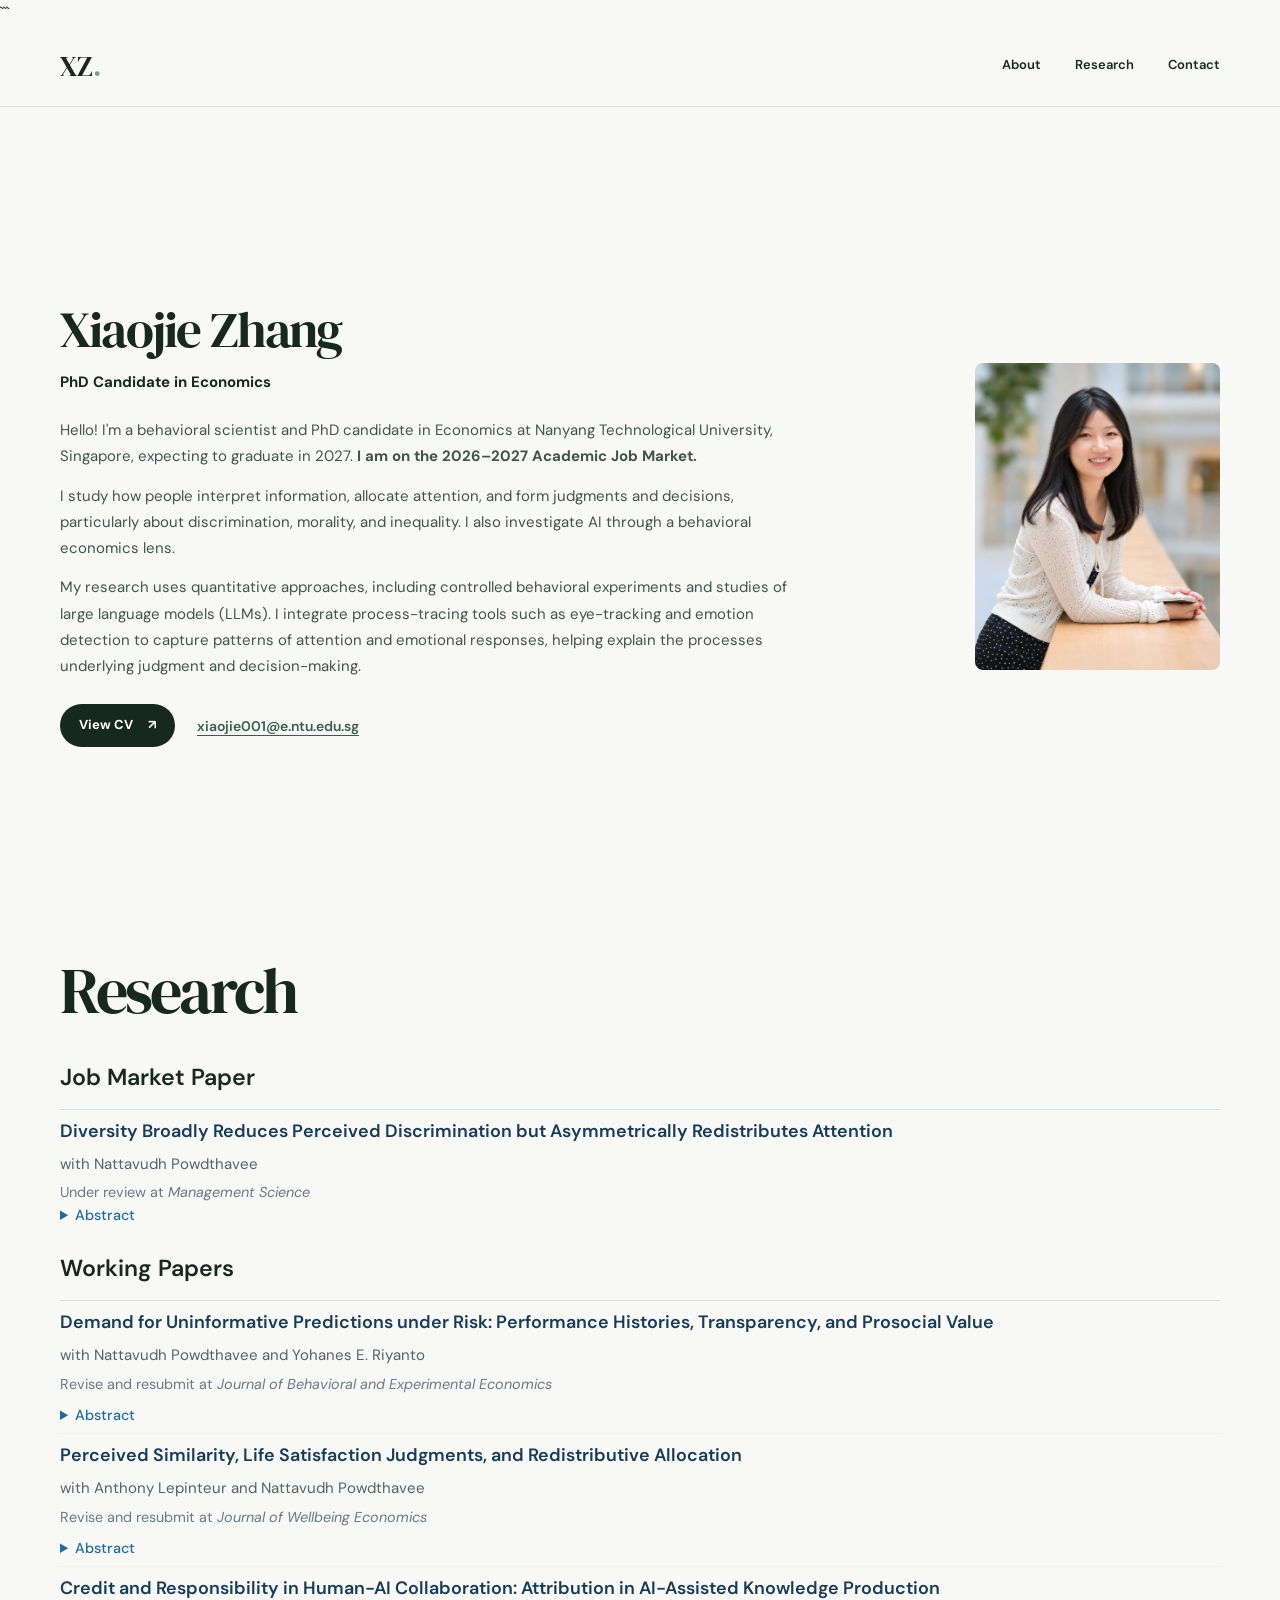
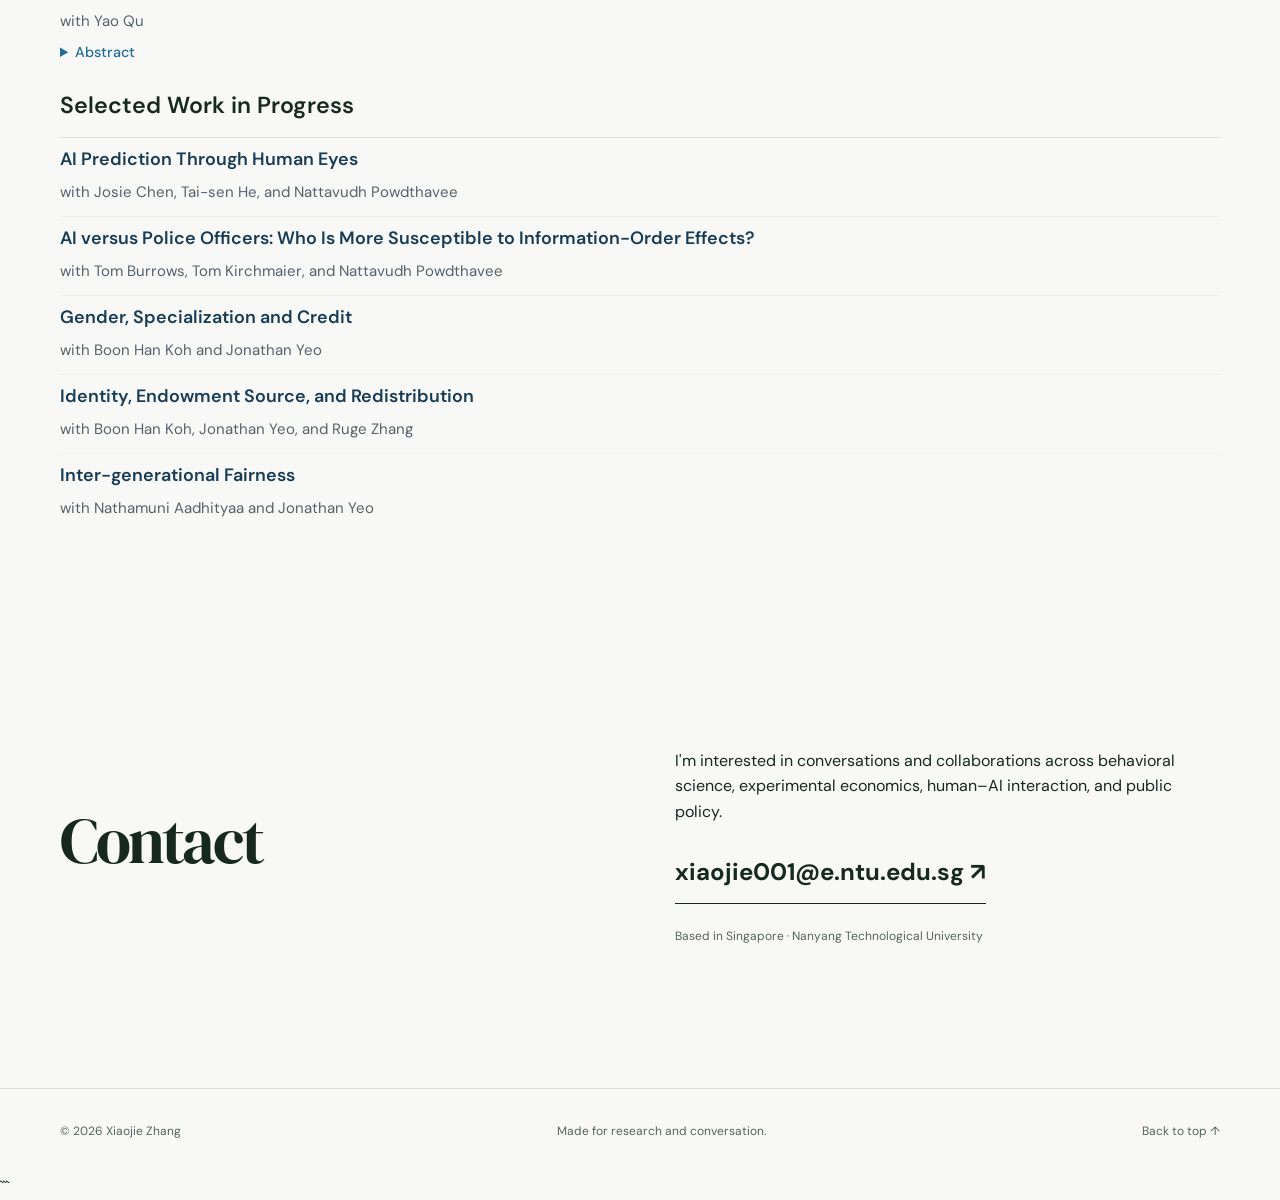
<file: index.html>
```
<!doctype html>
<html lang="en">
<head>
  <meta charset="utf-8" />
  <meta name="viewport" content="width=device-width, initial-scale=1.0" />

  <title>Xiaojie Zhang | Research</title>
  <link rel="stylesheet" href="styles.css" />
  <script defer src="script.js"></script>
</head>
<body>
  <a class="skip-link" href="#main">Skip to main content</a>
  <header class="site-header">
    <div class="wrap nav-inner">
      <a class="brand" href="#top" aria-label="Xiaojie Zhang, home">XZ<span class="brand-dot">.</span></a>
      <nav aria-label="Main navigation" class="main-nav">
        <a href="#top">About</a><a href="#research">Research</a><a href="#contact">Contact</a>
      </nav>

    </div>
  </header>

  <main id="main">
    <section class="intro-section wrap" id="top" aria-labelledby="intro-title">
      <div class="intro-copy">


<h1 id="intro-title">Xiaojie Zhang</h1>

<p class="intro-role">PhD Candidate in Economics</p>


<p>
  Hello! I'm a behavioral scientist and PhD candidate in Economics at Nanyang Technological
  University, Singapore, expecting to graduate in 2027. <b> I am on the 2026–2027 Academic Job Market.</b>
</p>

<p>
I study how people interpret information, allocate attention, and form judgments and decisions, particularly about discrimination, morality, and inequality. I also investigate AI through a behavioral economics lens.
</p>

<p>
My research uses quantitative approaches, including controlled behavioral experiments and studies of large language models (LLMs). I integrate process-tracing tools such as eye-tracking and emotion detection to capture patterns of attention and emotional responses, helping explain the processes underlying judgment and decision-making.
</p>
 <div class="intro-contact">
<a class="intro-cv button primary"
   href="https://drive.google.com/file/d/1fmXw4GqpnabKUkAqQU7kbTFa40cPw5kl/view?usp=sharing"
   target="_blank"
   rel="noopener noreferrer">
  View CV <span aria-hidden="true">↗</span>
</a>
<a class="intro-email" href="mailto:xiaojie001@e.ntu.edu.sg">xiaojie001@e.ntu.edu.sg</a></div>
      </div>
      <aside class="intro-portrait" aria-label="Professional portrait">
        <div class="portrait">
          <img src="photo_xj.png" alt="Portrait of Xiaojie Zhang" />
        </div>
      </aside>
    </section>


<section class="research-section wrap" id="research" aria-labelledby="research-heading">

  <div class="section-heading">
    <div>
      
      <h2 id="research-heading">Research</h2>
    </div>
  </div>

  <!-- JOB MARKET PAPER -->

<div class="research-group">
  <h3 class="research-group-title">Job Market Paper</h3>

  <article class="paper-entry">
    <h4>
      <a href="https://laborhub.ilr.cornell.edu/publications/41/"
         target="_blank"
         rel="noopener noreferrer"
         class="paper-title-link">
        Diversity Broadly Reduces Perceived Discrimination but Asymmetrically Redistributes Attention
      </a>
    </h4>
    <p class="paper-authors">with Nattavudh Powdthavee</p>
    <p class="paper-status">Under review at <em>Management Science</em></p>
  <div class="paper-actions">
 <details class="paper-details">
        <summary>Abstract</summary>
    <p>
     Organizations often treat workforce diversity as evidence of fairness, yet diversity itself
may shape how discrimination is recognized. We investigate this possibility in a preregistered
experiment with 1,159 U.S. adults using webcam-based eye tracking. Participants evaluated
hiring outcomes in which discrimination against a focal racial minority group (Asian American
or Black American, assigned between subjects) was held constant while the demographic composition
of other selected candidates varied. We find that greater diversity reduced perceived
discrimination against both focal groups, but its effects on visual attention were asymmetric.
When the focal applicant was the only racial minority selected, Asian American and Black
American applicants received comparable attention. As the hiring outcome became more diverse,
attention to Asian American applicants declined, whereas attention to Black American
applicants was maintained or increased. Exploratory analyses suggest two potential mechanisms:
diversity may serve as a signal of fairness, reducing perceived discrimination, while
competition for limited attention may disproportionately reduce scrutiny of Asian American
applicants. These findings reveal that workforce diversity may not only shape how fair an organization
appears, but also whose disadvantage receives attention and whose is overlooked.
    </p>
  </details>
  </div>
  </article>
</div>

  <!-- WORKING PAPERS -->
  <div class="research-group">
    <h3 class="research-group-title">Working Papers</h3>

    <article class="paper-entry">
      <h4>Demand for Uninformative Predictions under Risk: Performance Histories, Transparency, and Prosocial Value</h4>
      <p class="paper-authors">with Nattavudh Powdthavee and Yohanes E. Riyanto</p>
      <p class="paper-status">Revise and resubmit at <em>Journal of Behavioral and Experimental Economics</em></p>
      <details class="paper-details">
        <summary>Abstract</summary>
        <p>Predictions that are statistically independent of the outcomes they forecast have no instrumental value, yet people may still acquire them after observing a record of success. We examine whether disclosing their random generation reduces demand and whether demand persists when acquisition benefits charity. In a preregistered laboratory experiment, 750 participants in 39 sessions bet on five fair coin tosses and could surrender part of their endowment to see a prediction before each toss. A 2 × 2 design varies disclosure of the prediction process and whether the surrendered amount is retained by the experimenter or donated to charity. Before any performance history is observed, disclosure reduces acquisition from 30.5% to 13.5% under purchase but only from 30.3% to 28.2% under donation. Successful histories subsequently increase acquisition in all four conditions, including under full disclosure, and the data do not establish that disclosure weakens this response. In the full-information donation condition, 87.8% of bets by acquirers following successful histories match the prediction, against 48.4% among non-acquirers. Disclosure can therefore reduce conventional demand for an uninformative prediction but does not eliminate responses to random success. When acquisition is prosocial, initial demand may persist, and acquirers still use the prediction.</p>
      </details>
    </article>

    <article class="paper-entry">
      <h4>Perceived Similarity, Life Satisfaction Judgments, and Redistributive Allocation</h4>
      <p class="paper-authors">with Anthony Lepinteur and Nattavudh Powdthavee</p>
      <p class="paper-status">Revise and resubmit at <em>Journal of Wellbeing Economics</em></p>
      <details class="paper-details">
        <summary>Abstract</summary>
        <p>It is well-established that people tend to allocate more resources to ingroup or socially similar recipients. Yet it remains unclear whether these transfers reflect a belief that similar recipients suffered larger life satisfaction losses, or whether similarity influences allocation through some other channel. We test this in a preregistered experiment with U.S. participants. Evaluators reported perceived similarity to a target profile, judged changes in a target’s life satisfaction following mirror-opposite income, career, and health shocks, then allocated funds from a temporary public-assistance program to the same target. While randomly assigned demographic similarity (shared gender, age proximity) had no effect on judged welfare loss or allocation, with Bayesian evidence favoring the null, we find that perceived similarity predicted both. A one-standard-deviation increase in perceived similarity predicted percentage points more allocation, though greater similarity was also associated with smaller judged effects of negative shocks. Similar recipients received more support despite being judged to have suffered less, not more. Judgments showed pronounced loss aversion: negative shocks were judged to reduce life satisfaction about times as much as equivalent positive shocks increased it. These findings separate judgments of subjective well-being loss from distributive priority, indicating that similarity-based allocation reflects in-group favoritism rather than a belief that similar recipients suffered larger life-satisfaction losses, with implications for how support is targeted in public-assistance and redistribution settings.</p>
      </details>
    </article>

    <article class="paper-entry">
      <h4>Credit and Responsibility in Human-AI Collaboration: Attribution in AI-Assisted Knowledge Production</h4>
      <p class="paper-authors">with Yao Qu</p>
      <details class="paper-details">
        <summary>Abstract</summary>
        <p>This study examines how individuals make ethical judgments about credit and responsibility in human-AI collaboration and identifies the psychological mechanisms underlying attribution in this context. Drawing on attribution theory, we contrast motivational and informational accounts using a randomized experimental design that isolates attribution from performance-based inference. The results show that attribution follows an informational logic: negative outcomes are treated as diagnostic of responsibility and lead to a systematic concentration of attribution on the human actor, while evaluative perspective plays a limited role. This pattern is further conditioned by how AI is perceived, with responsibility becoming more distributed when AI is viewed as a collaborative contributor rather than a tool. We argue that this responsibility-centered pattern reflects the liminal status of AI in knowledge production, where contributions are distributed but accountability remains anchored to humans. These findings have implications for moral accountability, authorship, and the ethical governance of knowledge work in AI-assisted contexts.</p>
      </details>
    </article>
  </div>

  <!-- WORK IN PROGRESS -->
  <div class="research-group">
    <h3 class="research-group-title">Selected Work in Progress</h3>

    <article class="paper-entry">
      <h4>AI Prediction Through Human Eyes</h4>
      <p class="paper-authors">with Josie Chen, Tai-sen He, and Nattavudh Powdthavee</p>
    </article>

    <article class="paper-entry">
      <h4>AI versus Police Officers: Who Is More Susceptible to Information-Order Effects?</h4>
      <p class="paper-authors">with Tom Burrows, Tom Kirchmaier, and Nattavudh Powdthavee</p>
    </article>

    <article class="paper-entry">
      <h4>Gender, Specialization and Credit</h4>
      <p class="paper-authors">with Boon Han Koh and Jonathan Yeo</p>
    </article>

    <article class="paper-entry">
      <h4>Identity, Endowment Source, and Redistribution</h4>
      <p class="paper-authors">with Boon Han Koh, Jonathan Yeo, and Ruge Zhang</p>
    </article>

    <article class="paper-entry">
      <h4>Inter-generational Fairness</h4>
      <p class="paper-authors">with Nathamuni Aadhityaa and Jonathan Yeo</p>
    </article>
  </div>

</section>



    <section class="contact-section wrap" id="contact" aria-labelledby="contact-heading"><p class="section-kicker"></p><div class="contact-grid"><h2 id="contact-heading">Contact</h2><div>

        <br>
        <p>I'm interested in conversations and collaborations across behavioral science, experimental economics, human–AI interaction, and public policy.</p><a class="contact-email" href="mailto:xiaojie001@e.ntu.edu.sg">xiaojie001@e.ntu.edu.sg <span aria-hidden="true">↗</span></a><p class="location">Based in Singapore · Nanyang Technological University</p></div></div></section>
  </main>
  <footer class="footer"><div class="wrap footer-inner"><span>© <span id="year">2026</span> Xiaojie Zhang</span><span>Made for research and conversation.</span><a href="#top">Back to top ↑</a></div></footer>
</body>
</html>

```
</file>
<file: styles.css>
@import url('https://fonts.googleapis.com/css2?family=DM+Sans:wght@400;500;600;700&family=DM+Serif+Display:ital@0;1&display=swap');
:root{--bg:#f8f9f7;--ink:#172821;--muted:#53635b;--border:#d8dfd8;--accent:#385d4d;--pale:#eaf0e9;--card:#ffffff;--serif:'DM Serif Display',Georgia,serif;--sans:'DM Sans',Arial,sans-serif}*{box-sizing:border-box}html{scroll-behavior:smooth;scroll-padding-top:90px}body{margin:0;font-family:var(--sans);background:var(--bg);color:var(--ink);line-height:1.6;-webkit-font-smoothing:antialiased}a{color:inherit;text-decoration:none}button{font:inherit}.wrap{width:min(1160px,calc(100% - 80px));margin-inline:auto}.skip-link{position:absolute;top:-50px;left:10px;padding:10px;background:#fff;z-index:99}.skip-link:focus{top:10px}.site-header{position:sticky;top:0;z-index:10;background:rgba(248,249,247,.94);backdrop-filter:blur(16px);border-bottom:1px solid var(--border)}.nav-inner{min-height:80px;display:flex;align-items:center;justify-content:space-between;gap:24px}.brand{font-family:var(--serif);font-size:28px;line-height:1}.brand-dot{color:#7ca087}.main-nav{display:flex;gap:34px;font-size:13px;font-weight:600}.main-nav a,.footer a{transition:color .2s}.main-nav a:hover,.footer a:hover{color:#70927c}.nav-cv{border:1px solid var(--ink);border-radius:100px;padding:9px 20px;font-size:13px;font-weight:700}.nav-cv:hover{background:var(--ink);color:#fff}.hero{display:grid;grid-template-columns:1.32fr .68fr;align-items:center;gap:80px;min-height:650px;padding-top:72px;padding-bottom:92px}.eyebrow,.section-kicker,.small-label{letter-spacing:.17em;font-size:11px;font-weight:700}.eyebrow{display:flex;align-items:center;gap:10px;color:var(--accent)}.status-dot{height:7px;width:7px;background:#6c9a74;border-radius:50%}h1,h2,h3,p{margin-top:0}h1,h2{font-family:var(--serif);font-weight:400;letter-spacing:-.045em}h1{font-size:clamp(82px,10vw,150px);line-height:.92;margin:26px 0 35px}h1 em,h2 em{font-weight:400;color:var(--accent)}.hero-role{font-weight:700;font-size:18px;line-height:1.45}.hero-role span{font-weight:400;color:var(--muted)}.hero-intro{font-size:17px;color:var(--muted);max-width:520px;line-height:1.8;margin:25px 0 29px}.hero-actions{display:flex;gap:28px;align-items:center;flex-wrap:wrap}.button{display:inline-flex;gap:26px;align-items:center;padding:15px 23px;border-radius:100px;font-size:13px;font-weight:700}.button.primary{background:var(--ink);color:#fff}.button.primary:hover{background:var(--accent)}.text-link{font-size:13px;font-weight:700;border-bottom:1px solid var(--ink);padding-bottom:4px}.portrait{aspect-ratio:4/4.6;background:linear-gradient(145deg,#d5dfd4,#b5c8ba);overflow:hidden;border-radius:150px 150px 10px 10px}.portrait img{width:100%;height:100%;object-fit:cover}.portrait-placeholder{height:100%;display:flex;flex-direction:column;align-items:center;justify-content:center;color:#395c48;gap:20px}.monogram{font-family:var(--serif);font-size:100px;opacity:.55}.portrait-placeholder small{font-size:11px;letter-spacing:.1em;text-transform:uppercase}.hero-note{padding-top:24px}.small-label{color:var(--muted)}.hero-note p{font-family:var(--serif);font-size:21px;line-height:1.4;margin:10px 0 0}.hero-note span:not(.small-label){color:#8b9e8d}.about-section{background:var(--pale);padding:115px 0}.about-grid{display:grid;grid-template-columns:1fr 1fr;gap:90px}.section-kicker{color:var(--accent);margin-bottom:27px}h2{font-size:clamp(43px,5vw,68px);line-height:1.05}.about-text{font-size:17px;line-height:1.85;color:#40554a}.about-text p{margin-bottom:20px}.tags{display:flex;flex-wrap:wrap;gap:9px;margin-top:25px}.tags span{border:1px solid #b4c6b8;border-radius:40px;padding:7px 13px;font-size:12px;color:var(--ink)}.research-section{padding-top:30px;padding-bottom:30px}.section-heading{display:flex;justify-content:space-between;gap:40px;align-items:end;margin-bottom:35px}.section-heading h2{margin-bottom:0}.section-heading>p{color:var(--muted);max-width:260px;font-size:14px}.filter-bar{display:flex;gap:10px;flex-wrap:wrap;border-bottom:1px solid var(--border);padding:0 0 25px;margin-bottom:28px}.filter{background:transparent;border:1px solid var(--border);border-radius:40px;padding:10px 17px;cursor:pointer;font-size:12px;font-weight:700;color:var(--muted);transition:background .2s,color .2s}.filter:hover,.filter.active{background:var(--ink);color:#fff;border-color:var(--ink)}.filter-count{opacity:.55;padding-left:6px}.project-grid{display:grid;grid-template-columns:repeat(3,minmax(0,1fr));gap:16px}.project{background:var(--card);border:1px solid var(--border);border-radius:8px;min-height:355px;padding:27px;display:flex;flex-direction:column;justify-content:space-between;gap:26px;transition:transform .2s,border-color .2s,box-shadow .2s}.project:hover{transform:translateY(-4px);border-color:#9fb5a6;box-shadow:0 10px 25px rgba(28,61,44,.06)}.project[hidden]{display:none}.project.featured{grid-column:span 2;background:#213b30;color:#f5f7f2}.project-top,.project-bottom{display:flex;justify-content:space-between;gap:10px}.project-index{font-size:10px;letter-spacing:.14em;font-weight:700;opacity:.75}.project-icon{font-size:20px;opacity:.55}.project-category{text-transform:uppercase;letter-spacing:.12em;color:#71927d;font-size:10px;font-weight:700}.featured .project-category{color:#b6d7bf}.project h3{font-family:var(--serif);font-size:25px;line-height:1.18;font-weight:400;letter-spacing:-.018em;margin:14px 0}.featured h3{font-size:clamp(30px,3.2vw,42px);max-width:650px}.project-description{font-size:13px;opacity:.8;line-height:1.75;max-width:580px}.project-bottom{border-top:1px solid var(--border);padding-top:19px;flex-direction:column}.featured .project-bottom{border-color:#496456}.project-bottom p{font-size:12px;line-height:1.6;margin:0;opacity:.85}.project-status{font-size:11px;opacity:.7}.research-note{margin-top:25px;color:var(--muted);font-size:12px}.experience-section{background:#edf1eb;padding:115px 0}.experience-grid{display:grid;grid-template-columns:.8fr 1.2fr;gap:90px}.experience-intro{max-width:290px;color:var(--muted)}.experience-columns{display:grid;grid-template-columns:1fr 1fr;gap:35px}.experience-group h3{font-size:14px;letter-spacing:.04em;border-bottom:1px solid #bdcbc0;padding-bottom:15px;margin-bottom:17px}.timeline-item{display:grid;grid-template-columns:86px 1fr;gap:12px;margin-bottom:18px}.timeline-item span{font-size:11px;color:var(--muted)}.timeline-item p,.compact-copy{font-size:13px;line-height:1.7;margin:0;color:#43564a}.timeline-item strong,.compact-copy strong{color:var(--ink)}.contact-section{padding-top:125px;padding-bottom:130px}.contact-grid{display:grid;grid-template-columns:1fr 1fr;gap:70px;align-items:center}.contact-grid h2{margin:0}.contact-grid>div>p:first-child{max-width:450px;font-size:17px;color:var(--muted)}.contact-email{display:inline-block;border-bottom:1px solid var(--ink);font-weight:700;font-size:clamp(16px,2.1vw,24px);padding:12px 0}.location{font-size:12px;color:var(--muted);margin-top:23px}.footer{border-top:1px solid var(--border)}.footer-inner{min-height:85px;display:flex;align-items:center;justify-content:space-between;gap:20px;font-size:12px;color:var(--muted)}:focus-visible{outline:3px solid #8bad94;outline-offset:3px}@media(max-width:900px){.wrap{width:min(100% - 44px,720px)}.hero{gap:35px;min-height:auto}.project-grid{grid-template-columns:repeat(2,minmax(0,1fr))}.about-grid,.experience-grid{gap:45px}.experience-columns{grid-template-columns:1fr}}@media(max-width:650px){.wrap{width:calc(100% - 36px)}.nav-inner{min-height:70px;gap:10px}.main-nav{gap:12px;font-size:11px}.main-nav a[href="#experience"]{display:none}.nav-cv{padding:6px 12px;font-size:11px}.hero{display:flex;flex-direction:column;align-items:stretch;padding-top:55px;padding-bottom:70px;gap:50px}.hero-aside{display:grid;grid-template-columns:140px 1fr;align-items:center;gap:22px}.portrait{height:170px;aspect-ratio:auto;border-radius:90px 90px 6px 6px}.monogram{font-size:50px}.portrait-placeholder small{font-size:8px;text-align:center}.hero-note{padding:0}.hero-note p{font-size:17px}h1{font-size:clamp(72px,16vw,105px)}.hero-intro{font-size:15px}.about-section,.experience-section{padding:75px 0}.about-grid,.experience-grid,.contact-grid{grid-template-columns:1fr;gap:22px}.about-text{font-size:15px}.research-section{padding:75px 0}.section-heading{display:block}.section-heading>p{margin-top:22px}.project-grid{grid-template-columns:1fr}.project.featured{grid-column:auto}.project{min-height:300px}.featured h3{font-size:30px}.contact-section{padding:80px 0}.footer-inner{flex-wrap:wrap;padding:20px 0;min-height:auto}.footer-inner span:nth-child(2){display:none}}

/* Compact combined homepage and About section */
.intro-section{display:grid;grid-template-columns:minmax(0,1fr) 245px;gap:64px;align-items:center;padding-top:61px;padding-bottom:76px;min-height:0}
.intro-copy h1{font-family:var(--serif);font-size:clamp(38px,4vw,56px);letter-spacing:-.035em;line-height:1.1;margin:15px 0 13px}
.intro-role{font-size:15px;font-weight:700;margin-bottom:23px}
.intro-role span{color:var(--muted);font-weight:400}
.intro-copy>p:not(.eyebrow):not(.intro-role){font-size:15px;line-height:1.75;color:#40554a;max-width:740px;margin-bottom:13px}
.intro-copy .tags{margin-top:21px}
.intro-contact{display:flex;flex-wrap:wrap;align-items:center;gap:22px;margin-top:25px}
.intro-contact .button{padding:11px 19px;gap:15px}
.intro-email{font-size:14px;font-weight:600;color:var(--accent);overflow-wrap:anywhere;text-decoration:underline;text-underline-offset:4px}
.intro-portrait .portrait{width:100%;aspect-ratio:4/4.7}
.intro-portrait .monogram{font-size:74px}
.methods-section{background:var(--pale);padding:90px 0 100px}
.methods-grid{display:grid;grid-template-columns:repeat(3,minmax(0,1fr));gap:18px}
.method-card{border:1px solid #c9d7cc;background:#f9fbf8;border-radius:10px;min-height:195px;padding:26px;display:flex;flex-direction:column;justify-content:space-between;gap:12px}
.method-index{letter-spacing:.13em;font-size:10px;font-weight:700;color:var(--accent)}
.method-card h3{font-family:var(--serif);font-size:27px;line-height:1.2;font-weight:400;margin:auto 0 3px}
.method-card p{font-size:13px;color:var(--muted);margin:0}
.cv-section{padding-top:90px;padding-bottom:90px}
.cv-panel{border-top:1px solid var(--border);border-bottom:1px solid var(--border);display:flex;align-items:center;justify-content:space-between;gap:35px;padding:43px 0}
.cv-panel h2{font-size:clamp(35px,4vw,52px);margin-bottom:15px}
.cv-panel p:not(.section-kicker){font-size:14px;color:var(--muted);max-width:570px;margin-bottom:0}
.cv-pending{font-size:12px!important;font-style:italic;text-align:right}
@media(max-width:900px){.intro-section{grid-template-columns:minmax(0,1fr) 200px;gap:35px}.methods-grid{gap:11px}}
@media(max-width:650px){.main-nav{gap:10px;flex-wrap:wrap;justify-content:center}.main-nav a{font-size:10px}.intro-section{display:flex;flex-direction:column-reverse;align-items:stretch;padding:29px 0 60px;gap:20px}.intro-portrait{align-self:flex-start;width:120px}.intro-portrait .portrait{height:142px;aspect-ratio:auto;border-radius:80px 80px 7px 7px}.intro-portrait .monogram{font-size:38px}.intro-copy h1{font-size:42px;margin-top:10px}.intro-copy>p:not(.eyebrow):not(.intro-role){font-size:14px}.intro-contact{gap:14px}.intro-email{font-size:13px}.methods-section{padding:65px 0}.methods-grid{grid-template-columns:1fr}.method-card{min-height:145px}.cv-section{padding:65px 0}.cv-panel{align-items:flex-start;flex-direction:column;gap:19px}.cv-pending{text-align:left}}


/* Full-screen Home/About: the next section begins below the first viewport.
   The sticky navigation occupies 80px on desktop and 70px on mobile. */
.intro-section {
  min-height: calc(100vh - 80px);
  min-height: calc(100svh - 80px);
  padding-top: clamp(35px, 5vh, 80px);
  padding-bottom: clamp(35px, 5vh, 80px);
}
@media (max-width: 650px) {
  .intro-section {
    min-height: calc(100vh - 70px);
    min-height: calc(100svh - 70px);
    padding-top: 28px;
    padding-bottom: 32px;
    justify-content: center;
  }
}

/* Research section — academic publication list */

.research-group {
  margin-top: 1rem;
}

.research-group-title {
  font-size: 1.45rem;
  font-weight: 600;
  padding-bottom: 0.8rem;
  margin-bottom: 0.5rem;
  border-bottom: 1px solid #d8dfe5;
}

.paper-entry {
  padding: 0 0 0.4rem;
  margin-bottom: 0.5rem;
  border-bottom: 1px solid #edf0f2;
}

.paper-entry:last-child {
  border-bottom: none;
}

.paper-entry h4 {
  font-size: 1.12rem;
  font-weight: 600;
  line-height: 1.5;
  margin: 0 0 0.45rem;
  color: #183b56;
}

.paper-authors {
  font-size: 0.94rem;
  line-height: 1.6;
  color: #56616b;
  margin: 0 0 0.35rem;
}

.paper-status {
  font-size: 0.9rem;
  color: #6c7884;
  margin: 0 0 0.6rem;
}

.paper-details {
  margin-top: 0.5rem;
}

.paper-details summary {
  display: list-item;
  width: fit-content;
  color: #236b9b;
  font-size: 0.9rem;
  font-weight: 500;
  cursor: pointer;
}

.paper-details summary:hover {
  text-decoration: underline;
}

.paper-details p {
  max-width: 780px;
  margin-top: 0.85rem;
  font-size: 0.94rem;
  line-height: 1.8;
  color: #46515b;
}

@media (max-width: 768px) {
  .research-group {
    margin-top: 2.5rem;
  }

  .research-group-title {
    font-size: 1.25rem;
  }

  .paper-entry h4 {
    font-size: 1.05rem;
  }
}

.paper-actions {
  display: flex;
  align-items: flex-start;
  gap: 1.5rem;
  margin-top: 0.6rem;
}

.paper-actions .paper-details {
  display: block;
  margin-top: 0;
  min-width: 0;
}

.paper-actions .paper-details[open] {
  display: block;
}

.paper-text-link {
  color: #236b9b;
  font-size: 0.9rem;
  font-weight: 500;
  text-decoration: none;
  white-space: nowrap;
}

.paper-text-link:hover {
  text-decoration: underline;
}

.paper-title-link {
  color: inherit;
  text-decoration: none;
  transition: color 0.2s ease;
}

.paper-title-link:hover {
  color: #2563eb;
  text-decoration: underline;
}


.paper-status {
  margin-bottom: 0px;
}

.paper-actions {
  margin-top: 0;
}



/* Mobile homepage:
   Name -> Role -> Portrait -> CV/Email -> Introduction */

@media (max-width: 650px) {

  .intro-section {
    display: flex;
    flex-direction: column;
    align-items: stretch;
    min-height: 0;
    gap: 0;
  }

  /* Allow elements inside intro-copy to be reordered */
  .intro-copy {
    display: contents;
  }

  /* 1. Name */
  .intro-copy h1 {
    order: 1;
    font-size: clamp(34px, 9vw, 42px);
    margin: 0 0 10px;
  }

  /* 2. Academic position */
  .intro-role {
    order: 2;
    font-size: 15px;
    margin-bottom: 24px;
  }


/* 3. Center portrait */
.intro-portrait {
  order: 3;
  align-self: center;
  width: 150px;
  margin-bottom: 24px;
}

/* 4. Center CV and email in separate rows */
.intro-contact {
  order: 4;
  display: flex;
  flex-direction: column;
  align-items: center;
  justify-content: center;
  gap: 14px;
  width: 100%;
  margin: 0 0 30px;
}

.intro-contact .button {
  padding: 11px 24px;
  white-space: nowrap;
}

.intro-email {
  font-size: 13px;
  text-align: center;
  overflow-wrap: anywhere;
}


  /* 5. Self-introduction */
  .intro-copy > p:not(.eyebrow):not(.intro-role) {
    order: 5;
    font-size: 14px;
    line-height: 1.75;
    margin-bottom: 15px;
  }

  /* Optional eyebrow label */
  .intro-copy .eyebrow {
    order: 0;
  }

}

/* Portrait shape — desktop and mobile */
.intro-portrait .portrait {
  width: 100%;
  height: auto;
  aspect-ratio: 4 / 5;
  border-radius: 8px;
  overflow: hidden;
}

.intro-portrait .portrait img {
  width: 100%;
  height: 100%;
  object-fit: cover;
}
</file>
